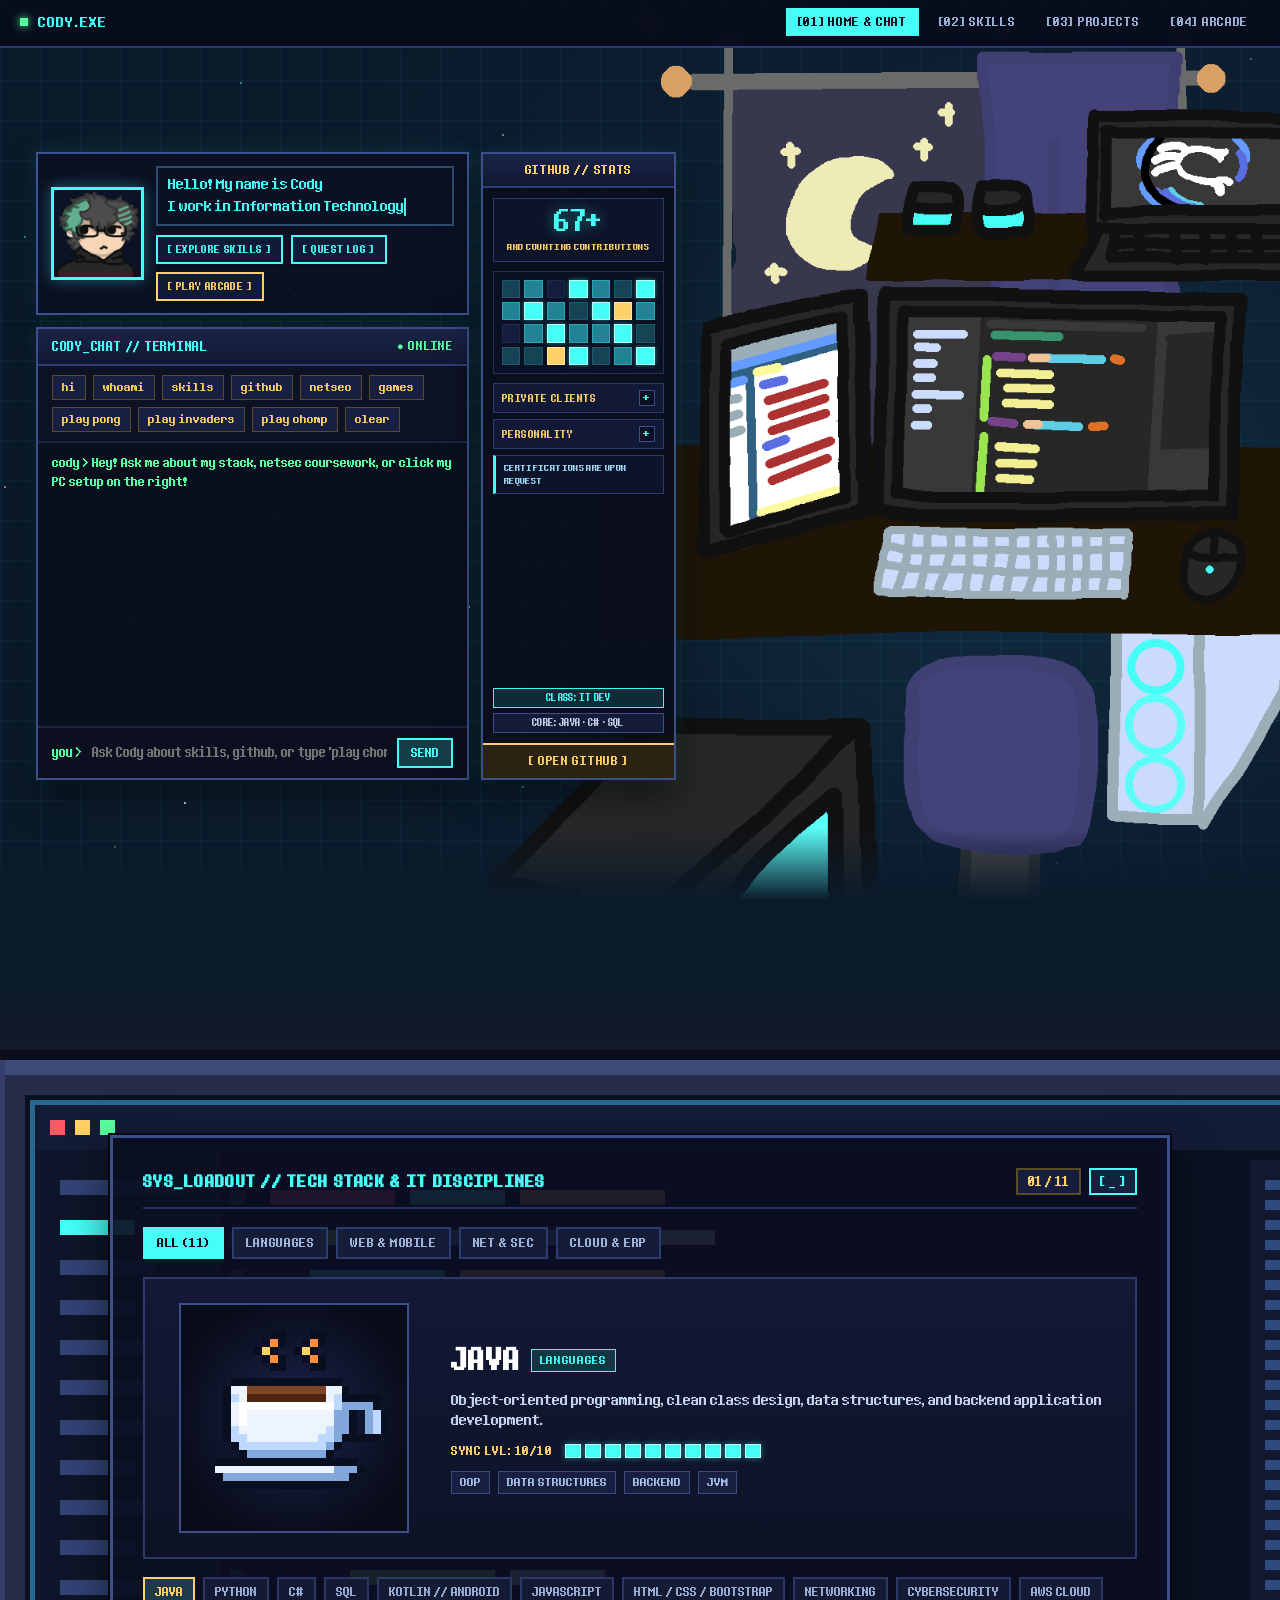
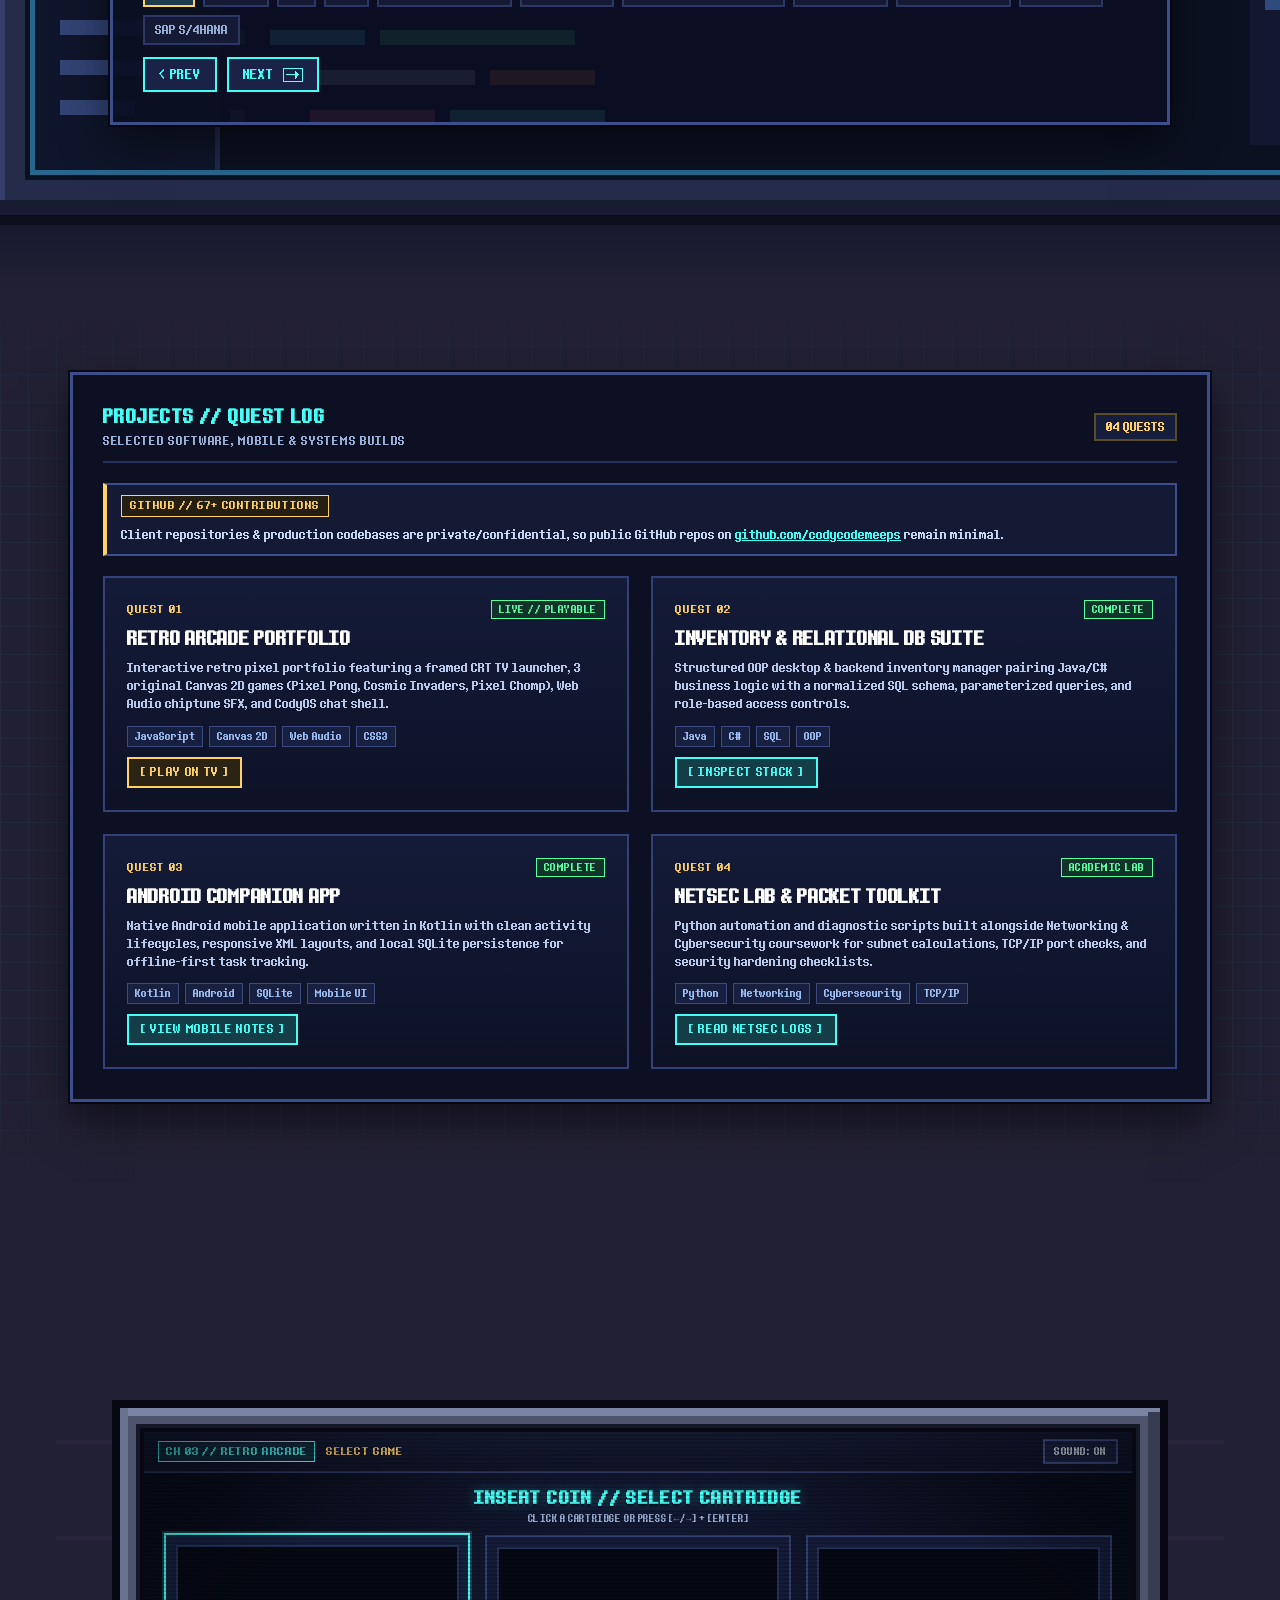
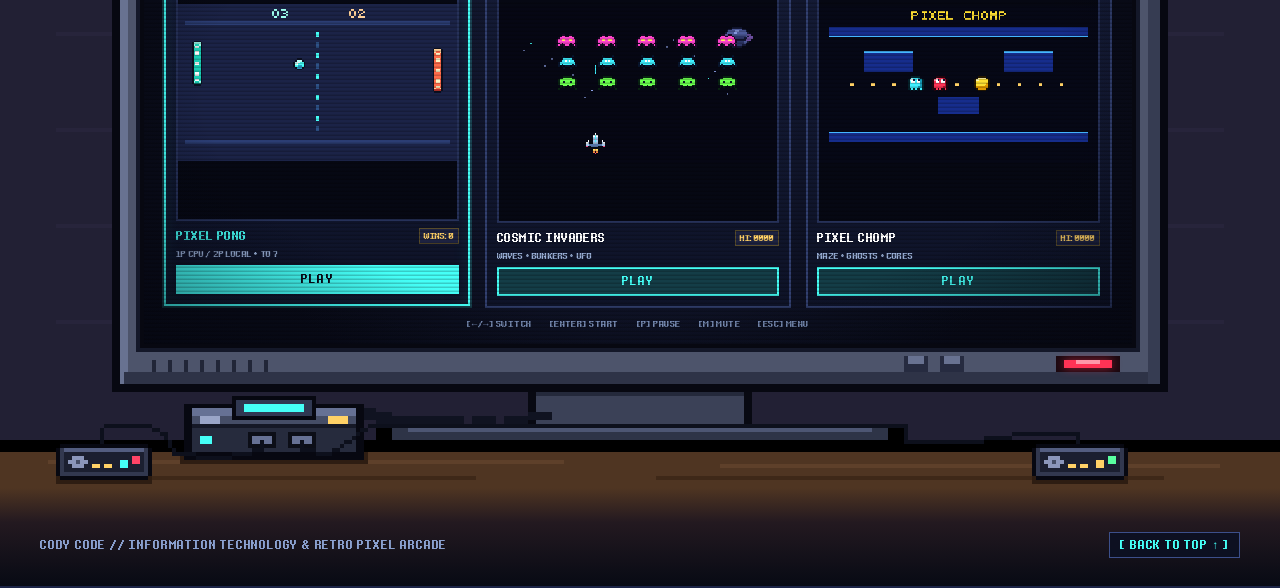
<file: index.html>
<!DOCTYPE html><html lang="en"><head><meta charset="UTF-8"><meta name="viewport" content="width=device-width, initial-scale=1.0"><meta name="robots" content="noindex, nofollow"><meta name="referrer" content="no-referrer"><meta http-equiv="Content-Security-Policy" content="default-src 'self'; script-src 'self'; style-src 'self' 'unsafe-inline'; img-src 'self' data:; font-src 'self'; connect-src 'none'; object-src 'none'; base-uri 'self';"><link rel="icon" type="image/png" href="icon.png"><title>Cody Code // Retro Pixel Portfolio &amp; Arcade</title><link rel="stylesheet" href="styles.min.css"></head><body><header class="retro-nav" aria-label="Primary Navigation"><div class="retro-nav-inner"><a href="#home-section" class="retro-nav-brand" data-scroll-target="home-section"><span class="retro-nav-dot" aria-hidden="true"></span><span>CODY.EXE</span></a><nav class="retro-nav-links"><a href="#home-section" class="retro-nav-link is-active" data-nav="home-section" data-scroll-target="home-section">[01] HOME &amp; CHAT</a><a href="#skills-section" class="retro-nav-link" data-nav="skills-section" data-scroll-target="skills-section">[02] SKILLS</a><a href="#projects-section" class="retro-nav-link" data-nav="projects-section" data-scroll-target="projects-section">[03] PROJECTS</a><a href="#arcade-section" class="retro-nav-link" data-nav="arcade-section" data-scroll-target="arcade-section">[04] ARCADE</a></nav></div><div class="retro-nav-progress" id="nav-progress" aria-hidden="true"></div></header><section class="top" id="home-section" aria-label="Home and Interactive Cody Chat"><canvas id="hero-starfield" class="hero-starfield" aria-hidden="true"></canvas><div class="pc-setup-stage" id="pc-setup-stage"><div class="pc-setup-mobile-bar" aria-hidden="true"><span>CODY_RIG // DESK SETUP</span><span class="pc-setup-mobile-hint">TAP MONITOR &bull; LAPTOP &bull; PC</span></div><div class="pc-setup-canvas"><img src="background1 transparent- Copy.png" class="pc-setup-img" alt="Cody Desk PC Setup"><div class="pc-tower-glow" id="pc-tower-glow" aria-hidden="true"></div><button type="button" class="pc-hotspot hotspot-monitor" id="hotspot-monitor" aria-label="Inspect Skills"><span class="hotspot-tooltip">[ INSPECT SKILLS ]</span></button><button type="button" class="pc-hotspot hotspot-laptop" id="hotspot-laptop" aria-label="View Networking and Cybersecurity Logs"><span class="hotspot-tooltip">[ NET &amp; SEC LOGS ]</span></button><button type="button" class="pc-hotspot hotspot-tower" id="hotspot-tower" aria-label="Overclock PC RGB Lighting"><span class="hotspot-tooltip">[ OVERCLOCK RGB ]</span></button></div></div><div class="hero-stage"><div class="hero-left"><div class="hero-main-col"><div class="hero-profile-card"><div class="cody-avatar-frame"><img src="icon.png" class="cody-avatar-img" alt="Cody Character Avatar"></div><div class="hero-intro-col"><div class="hero-dialogue-box"><div class="introtext"><span>Hello! My name is Cody</span><span>I work in Information Technology</span></div></div><div class="hero-cta-row"><a href="#skills-section" class="pixel-cta" data-scroll-target="skills-section">[ EXPLORE SKILLS ]</a><a href="#projects-section" class="pixel-cta" data-scroll-target="projects-section">[ QUEST LOG ]</a><a href="#arcade-section" class="pixel-cta pixel-cta-gold" data-scroll-target="arcade-section">[ PLAY ARCADE ]</a></div></div></div><div class="hero-chat-window" aria-label="Cody Interactive Chat Terminal"><div class="terminal-titlebar"><span>CODY_CHAT // TERMINAL</span><span class="terminal-status">&#9679; ONLINE</span></div><div class="terminal-chips" id="terminal-chips"><button type="button" class="term-chip" data-cmd="hi">hi</button><button type="button" class="term-chip" data-cmd="whoami">whoami</button><button type="button" class="term-chip" data-cmd="skills">skills</button><button type="button" class="term-chip" data-cmd="github">github</button><button type="button" class="term-chip" data-cmd="netsec">netsec</button><button type="button" class="term-chip" data-cmd="games">games</button><button type="button" class="term-chip" data-cmd="play pong">play pong</button><button type="button" class="term-chip" data-cmd="play invaders">play invaders</button><button type="button" class="term-chip" data-cmd="play chomp">play chomp</button><button type="button" class="term-chip" data-cmd="clear">clear</button></div><div class="terminal-log" id="terminal-log" aria-live="polite"></div><form class="terminal-input-row" id="terminal-form"><label for="terminal-input" class="terminal-prompt">you &gt;</label><input type="text" id="terminal-input" class="terminal-input" placeholder="Ask Cody about skills, github, or type 'play chomp'..." autocomplete="off" spellcheck="false"><button type="submit" class="terminal-run-btn">SEND</button></form></div></div><aside class="hero-github-card" aria-label="GitHub Stats and Private Client Contributions"><div class="gh-card-header"><span>GITHUB // STATS</span></div><div class="gh-card-body"><div class="gh-stat-block"><div class="gh-stat-num">67+</div><div class="gh-stat-sub">AND COUNTING CONTRIBUTIONS</div></div><div class="gh-heatmap" id="github-heatmap" aria-hidden="true"></div><div class="gh-info-stack"><div class="gh-accordion-item"><button type="button" class="gh-accordion-btn" aria-expanded="false" aria-controls="gh-panel-clients"><span>PRIVATE CLIENTS</span><span class="gh-acc-indicator" aria-hidden="true">+</span></button><div class="gh-accordion-panel" id="gh-panel-clients"><p class="gh-note-copy">Respects confidentiality &mdash; most contributions are in private, real-client codebases, so public GitHub repos stay minimal.</p></div></div><div class="gh-accordion-item"><button type="button" class="gh-accordion-btn" aria-expanded="false" aria-controls="gh-panel-personality"><span>PERSONALITY</span><span class="gh-acc-indicator" aria-hidden="true">+</span></button><div class="gh-accordion-panel" id="gh-panel-personality"><p class="gh-note-copy">INFJ &amp; problem-solver minded. Very attentive to client needs, a careful listener, and a visionary who likes to act on their ideas.</p></div></div><div class="gh-static-row">CERTIFICATIONS ARE UPON REQUEST</div></div><div class="gh-meta-pills"><span class="status-pill status-pill-cyan">CLASS: IT DEV</span><span class="status-pill">CORE: JAVA &middot; C# &middot; SQL</span></div></div><a href="https://github.com/codycodemeeps" target="_blank" rel="noopener noreferrer" class="gh-open-btn" id="link-github">[ OPEN GITHUB ]</a></aside></div></div></section><div class="bottom" aria-hidden="true"></div><section class="back2" id="skills-section" aria-label="Technical Skills Loadout"><div class="skill-deck"><div class="skill-deck-header"><h2 class="skill-deck-kicker">SYS_LOADOUT // TECH STACK &amp; IT DISCIPLINES</h2><div class="skill-header-controls"><span class="skill-deck-counter" id="skill-counter">01 / 11</span><button type="button" class="skill-min-btn" id="skill-minimize-btn" aria-expanded="true" title="Minimize Tech Stack">[ _ ]</button></div></div><div class="skill-tabs" id="skill-tabs" role="tablist" aria-label="Skill Categories"><button type="button" class="skill-tab is-active" data-cat="all" role="tab" aria-selected="true">ALL (11)</button><button type="button" class="skill-tab" data-cat="languages" role="tab" aria-selected="false">LANGUAGES</button><button type="button" class="skill-tab" data-cat="web-mobile" role="tab" aria-selected="false">WEB &amp; MOBILE</button><button type="button" class="skill-tab" data-cat="net-sec" role="tab" aria-selected="false">NET &amp; SEC</button><button type="button" class="skill-tab" data-cat="cloud" role="tab" aria-selected="false">CLOUD &amp; ERP</button></div><div class="skill-showcase"><div class="skill-visual-slot"><canvas class="skill-pixel-canvas" id="skill-pixel-canvas" width="192" height="192" aria-label="Pixel Skill Icon"></canvas></div><div class="skill-details"><div class="skill-title-row"><h3 class="skill-name" id="skill-name">JAVA</h3><span class="skill-cat-badge" id="skill-cat-badge">LANGUAGES</span></div><p class="skill-desc" id="skill-desc">Object-oriented programming, data structures, and backend application development.</p><div class="skill-meter-row"><span class="skill-meter-label" id="skill-meter-label">SYNC LVL: 10/10</span><div class="skill-meter-blocks" id="skill-meter-blocks" aria-hidden="true"></div></div><div class="skill-tags" id="skill-tags"></div></div></div><div class="skill-controls"><div class="skill-pill-grid" id="skill-pill-grid"></div><div class="skill-nav-btns"><button type="button" class="skill-nav-btn" id="prev-btn">&lt; PREV</button><button type="button" class="skill-nav-btn" id="next-btn"><span>NEXT</span><img src="next button.png" class="next-icon-img" alt=""></button></div></div></div><button type="button" class="skill-restore-dock hidden" id="skill-restore-btn">[ + ] SYS_LOADOUT // OPEN TECH STACK (11)</button></section><section class="back-projects" id="projects-section" aria-label="Projects Quest Log"><div class="projects-deck"><div class="projects-header"><div><h2 class="projects-kicker">PROJECTS // QUEST LOG</h2><p class="projects-sub">SELECTED SOFTWARE, MOBILE &amp; SYSTEMS BUILDS</p></div><span class="projects-count-badge">04 QUESTS</span></div><div class="projects-note" role="note"><span class="projects-note-tag">GITHUB // 67+ CONTRIBUTIONS</span><span>Client repositories &amp; production codebases are private/confidential, so public GitHub repos on <a href="https://github.com/codycodemeeps" target="_blank" rel="noopener noreferrer">github.com/codycodemeeps</a> remain minimal.</span></div><div class="projects-grid" id="projects-grid"></div></div></section><section class="back3" id="arcade-section" aria-label="Retro TV Mini-Game Arcade"><div class="tv-room"><div class="tv-stage"><div class="tv-screen" id="tv-screen" tabindex="0"><div class="tv-topbar"><div class="tv-topbar-left"><span class="tv-channel-badge">CH 03 // RETRO ARCADE</span><span class="tv-status-label" id="tv-status-label">SELECT GAME</span></div><div class="tv-topbar-actions"><button type="button" class="tv-btn hidden" id="tv-pad-btn" aria-pressed="false">PAD</button><button type="button" class="tv-btn" id="tv-mute-btn" aria-pressed="false">SOUND: ON</button><button type="button" class="tv-btn hidden" id="tv-pause-btn">PAUSE</button><button type="button" class="tv-btn tv-btn-accent hidden" id="tv-menu-btn">MENU [ESC]</button></div></div><div class="tv-body"><div class="tv-launcher" id="tv-launcher"><div class="tv-launcher-header"><h2 class="tv-launcher-title">INSERT COIN // SELECT CARTRIDGE</h2><p class="tv-launcher-sub">CLICK A CARTRIDGE OR PRESS [&#8592;/&#8594;] + [ENTER]</p></div><div class="tv-card-grid" id="tv-card-grid"><div class="game-card is-selected" data-game="pong" tabindex="0" role="button" aria-label="Play Pixel Pong"><div class="game-card-preview-wrap"><canvas class="game-card-preview" id="preview-pong" width="160" height="90"></canvas></div><div class="game-card-info"><div class="game-card-title-row"><span class="game-card-title">PIXEL PONG</span><span class="game-card-stat" id="pong-stat-badge">WINS: 0</span></div><p class="game-card-desc">1P CPU / 2P LOCAL &bull; TO 7</p><button type="button" class="game-play-btn" data-launch="pong">PLAY</button></div></div><div class="game-card" data-game="invaders" tabindex="0" role="button" aria-label="Play Cosmic Invaders"><div class="game-card-preview-wrap"><canvas class="game-card-preview" id="preview-invaders" width="160" height="90"></canvas></div><div class="game-card-info"><div class="game-card-title-row"><span class="game-card-title">COSMIC INVADERS</span><span class="game-card-stat" id="invaders-stat-badge">HI: 0000</span></div><p class="game-card-desc">WAVES &bull; BUNKERS &bull; UFO</p><button type="button" class="game-play-btn" data-launch="invaders">PLAY</button></div></div><div class="game-card" data-game="pacman" tabindex="0" role="button" aria-label="Play Pixel Chomp"><div class="game-card-preview-wrap"><canvas class="game-card-preview" id="preview-pacman" width="160" height="90"></canvas></div><div class="game-card-info"><div class="game-card-title-row"><span class="game-card-title">PIXEL CHOMP</span><span class="game-card-stat" id="pacman-stat-badge">HI: 0000</span></div><p class="game-card-desc">MAZE &bull; GHOSTS &bull; CORES</p><button type="button" class="game-play-btn" data-launch="pacman">PLAY</button></div></div></div><div class="tv-launcher-footer"><span>[&#8592;/&#8594;] SWITCH</span><span>[ENTER] START</span><span>[P] PAUSE</span><span>[M] MUTE</span><span>[ESC] MENU</span></div></div><div class="tv-game-view hidden" id="tv-game-view"><canvas id="tv-game-canvas" width="320" height="180"></canvas><div class="tv-touch-pad" id="tv-touch-pad" aria-label="Touch Gamepad Controls"><div class="touch-dpad"><button type="button" class="touch-btn touch-up" data-key="ArrowUp" aria-label="Up">&#9650;</button><button type="button" class="touch-btn touch-left" data-key="ArrowLeft" aria-label="Left">&#9664;</button><button type="button" class="touch-btn touch-right" data-key="ArrowRight" aria-label="Right">&#9654;</button><button type="button" class="touch-btn touch-down" data-key="ArrowDown" aria-label="Down">&#9660;</button></div><button type="button" class="touch-btn touch-action-btn" data-key="Space" aria-label="Fire or Action">FIRE / ACT</button></div><div class="tv-game-overlay hidden" id="tv-game-overlay"><div class="tv-overlay-box"><h3 class="tv-overlay-title" id="tv-overlay-title">PAUSED</h3><p class="tv-overlay-subtitle" id="tv-overlay-subtitle"></p><div class="tv-overlay-actions" id="tv-overlay-actions"></div></div></div></div></div><div class="tv-crt-beam" id="tv-crt-beam" aria-hidden="true"></div><button type="button" class="tv-standby-layer hidden" id="tv-standby-layer" aria-label="Power TV Back On"><span class="tv-standby-led">STANDBY</span><span class="tv-standby-hint">TV OFF // PRESS RED POWER BUTTON</span></button><div class="tv-crt-overlay" aria-hidden="true"></div></div><img src="assets_pixel/background3_pixel.png" class="tv-frame" alt="Retro Pixel CRT TV Frame"><button type="button" id="tv-power-btn" class="tv-power-hotspot" aria-pressed="true" aria-label="Toggle TV Power" title="Power TV Off / On"><span class="tv-power-tooltip">POWER</span></button></div></div><div class="mobile-arcade-wrap"><div class="mobile-arcade-deck" id="mobile-arcade-deck" aria-label="Mobile Retro Gamepad Controller"><div class="mobile-deck-bar"><span class="mobile-deck-title">RETRO CONTROLLER // TOUCH PAD</span><div class="mobile-deck-sys"><button type="button" class="mobile-sys-btn" id="mobile-pause-btn" disabled>PAUSE</button><button type="button" class="mobile-sys-btn mobile-sys-accent" id="mobile-menu-btn" disabled>MENU</button></div></div><div class="mobile-deck-controls"><div class="mobile-dpad" role="group" aria-label="Directional Pad"><button type="button" class="touch-btn mobile-dpad-btn touch-up" data-key="ArrowUp" aria-label="Up">&#9650;</button><button type="button" class="touch-btn mobile-dpad-btn touch-left" data-key="ArrowLeft" aria-label="Left">&#9664;</button><span class="mobile-dpad-center" aria-hidden="true"></span><button type="button" class="touch-btn mobile-dpad-btn touch-right" data-key="ArrowRight" aria-label="Right">&#9654;</button><button type="button" class="touch-btn mobile-dpad-btn touch-down" data-key="ArrowDown" aria-label="Down">&#9660;</button></div><div class="mobile-action-cluster"><button type="button" class="touch-btn mobile-act-btn" data-key="Space" aria-label="Fire or Action">FIRE / ACT</button><span class="mobile-deck-hint" id="mobile-deck-hint">SELECT CARTRIDGE ABOVE</span></div></div></div></div><button type="button" class="skill-restore-dock hidden" id="skill-restore-btn">[ + ] SYS_LOADOUT // OPEN TECH STACK (11)</button></section><footer class="retro-footer-section"><div class="retro-footer-inner"><span>CODY CODE // INFORMATION TECHNOLOGY &amp; RETRO PIXEL ARCADE</span><a href="#home-section" class="footer-top-link" data-scroll-target="home-section">[ BACK TO TOP &#8593; ]</a></div></footer><script src="app.min.js"></script></body></html>
</file>
<file: styles.min.css>
body{margin:0;background-color:#0b1a2b;color:#e8f4ff;font-family:"MyCustomFont","Courier New",monospace;overflow-x:hidden}@font-face{font-family:"MyCustomFont";src:url("determination.ttf") format("truetype")}.retro-nav{position:fixed;top:0;left:0;right:0;z-index:100;background:rgba(9,13,28,0.92);border-bottom:2px solid #2b3a70;backdrop-filter:blur(4px);font-family:"MyCustomFont","Courier New",monospace}.retro-nav-inner{max-width:1440px;margin:0 auto;padding:8px 20px;display:flex;align-items:center;justify-content:space-between;gap:12px}.retro-nav-brand{display:flex;align-items:center;gap:10px;text-decoration:none;color:#45fff7;font-size:clamp(13px,1.1vw,18px);letter-spacing:0.08em}.retro-nav-dot{width:8px;height:8px;background:#59ffa0;box-shadow:0 0 8px #59ffa0;display:inline-block}.retro-nav-links{display:flex;align-items:center;flex-wrap:wrap;gap:8px}.retro-nav-link{text-decoration:none;color:#9cb2d9;font-size:clamp(10px,0.9vw,14px);padding:4px 10px;border:2px solid transparent;letter-spacing:0.06em;transition:color 0.14s,border-color 0.14s,background-color 0.14s}.retro-nav-link:hover,.retro-nav-link:focus-visible{color:#45fff7;border-color:#32497a;outline:none}.retro-nav-link.is-active{color:#090b18;background:#45fff7;border-color:#45fff7}.retro-nav-progress{height:2px;width:0%;background:linear-gradient(to right,#45fff7,#ffd166);box-shadow:0 0 8px rgba(69,255,247,0.6);transition:width 0.08s linear}.top{min-height:100vh;position:relative;display:flex;align-items:center;padding:68px clamp(16px,2.8vw,40px) 36px;box-sizing:border-box;overflow:hidden;background-color:#0b1a2b;background-image:radial-gradient( circle at 78% 52%,rgba(32,86,114,0.34) 0%,rgba(18,48,72,0.18) 38%,rgba(11,26,43,0) 68% )}.top::after{content:"";position:absolute;left:0;right:0;bottom:0;height:8%;z-index:2;pointer-events:none;background:linear-gradient( to bottom,rgba(11,26,43,0) 0%,#0b1a2b 100% )}.hero-starfield{position:absolute;inset:0;width:100%;height:100%;z-index:0;pointer-events:none;image-rendering:pixelated}.pc-setup-stage{position:absolute;right:0;bottom:0;height:calc(100% - 46px);aspect-ratio:16 / 9;z-index:1}.pc-setup-mobile-bar{display:none}.pc-setup-canvas{position:relative;width:100%;height:100%}.pc-setup-img{width:100%;height:100%;display:block;object-fit:fill;pointer-events:none;user-select:none}.pc-tower-glow{position:absolute;left:89.2%;top:68.8%;width:10.4%;height:21.2%;pointer-events:none;opacity:0;transition:opacity 0.25s,box-shadow 0.25s,background-color 0.25s;mix-blend-mode:screen}.pc-tower-glow.is-rgb-cyan{opacity:1;background:radial-gradient(circle at 42% 52%,rgba(69,255,247,0.42),rgba(69,255,247,0) 75%);box-shadow:0 0 28px rgba(69,255,247,0.55)}.pc-tower-glow.is-rgb-magenta{opacity:1;background:radial-gradient(circle at 42% 52%,rgba(255,77,196,0.45),rgba(255,77,196,0) 75%);box-shadow:0 0 28px rgba(255,77,196,0.55)}.pc-tower-glow.is-rgb-gold{opacity:1;background:radial-gradient(circle at 42% 52%,rgba(255,209,102,0.45),rgba(255,209,102,0) 75%);box-shadow:0 0 28px rgba(255,209,102,0.55)}.pc-hotspot{position:absolute;z-index:4;background:transparent;border:2px solid transparent;padding:0;cursor:pointer;outline:none;transition:border-color 0.16s,box-shadow 0.16s,background-color 0.16s}.hotspot-monitor{left:73.2%;top:27.8%;width:24.8%;height:28.8%}.hotspot-laptop{left:85.8%;top:7.4%;width:13.8%;height:21.3%}.hotspot-tower{left:89.2%;top:68.8%;width:10.4%;height:21.2%}.pc-hotspot:hover,.pc-hotspot:focus-visible{border-color:rgba(69,255,247,0.85);background:rgba(69,255,247,0.08);box-shadow:0 0 16px rgba(69,255,247,0.35),inset 0 0 12px rgba(69,255,247,0.15)}.hotspot-tooltip{position:absolute;left:50%;top:-10px;transform:translate(-50%,-100%);padding:4px 8px;background:#0b1124;border:2px solid #45fff7;color:#45fff7;font-family:"MyCustomFont","Courier New",monospace;font-size:clamp(9px,0.8vw,12px);white-space:nowrap;letter-spacing:0.05em;opacity:0;pointer-events:none;box-shadow:0 4px 12px rgba(0,0,0,0.65);transition:opacity 0.14s,transform 0.14s}.hotspot-laptop .hotspot-tooltip{top:auto;bottom:-10px;transform:translate(-50%,100%)}.pc-hotspot:hover .hotspot-tooltip,.pc-hotspot:focus-visible .hotspot-tooltip{opacity:1}.hero-stage{width:100%;max-width:1680px;margin:0 auto;display:grid;grid-template-columns:minmax(340px,min(707px,50vw)) 1fr;align-items:center;gap:24px;position:relative;z-index:3;pointer-events:none}.hero-left{width:100%;display:grid;grid-template-columns:minmax(320px,500px) 195px;gap:12px;align-items:stretch;min-width:0;pointer-events:auto}.hero-main-col{display:flex;flex-direction:column;gap:12px;min-width:0}.hero-profile-card{display:flex;align-items:center;gap:12px;background:rgba(11,16,35,0.92);border:2px solid #3c5494;box-shadow:0 12px 28px rgba(0,0,0,0.48),0 0 18px rgba(69,255,247,0.14);padding:12px 13px}.cody-avatar-frame{width:clamp(82px,6.8vw,104px);height:clamp(82px,6.8vw,104px);flex-shrink:0;border:3px solid #45fff7;background:#0b1326;box-shadow:0 0 14px rgba(69,255,247,0.35);overflow:hidden}.cody-avatar-img{width:100%;height:100%;display:block;object-fit:cover;image-rendering:auto}.hero-intro-col{flex:1;min-width:0;display:flex;flex-direction:column;gap:9px}.hero-dialogue-box{background:#0b1124;border:2px solid #2b4e70;padding:8px 10px}.introtext{font-family:"MyCustomFont","Courier New",monospace;color:#45fff7;font-size:clamp(12px,1.04vw,16px);line-height:1.35;display:flex;flex-direction:column;align-items:flex-start;gap:4px}.introtext span{display:inline-block;width:auto;max-width:0;white-space:nowrap;overflow:hidden;border-right:2px solid #45fff7}.introtext span:nth-child(1){animation:typing1 1.6s steps(22) forwards,blink1 0.7s step-end 3 forwards}.introtext span:nth-child(2){animation:typing2 1.85s steps(32) forwards,blink2 0.7s step-end infinite;animation-delay:1.75s}@keyframes typing1{from{max-width:0}to{max-width:24ch}}@keyframes typing2{from{max-width:0}to{max-width:34ch}}@keyframes blink1{50%{border-color:transparent}100%{border-color:transparent}}@keyframes blink2{50%{border-color:transparent}}.hero-cta-row{display:flex;flex-wrap:wrap;gap:8px}.hero-github-card{background:rgba(10,14,28,0.93);border:2px solid #3c4f8a;box-shadow:0 14px 32px rgba(0,0,0,0.55),0 0 18px rgba(69,255,247,0.12);display:flex;flex-direction:column;justify-content:space-between}.gh-card-header{padding:8px 12px;background:linear-gradient(to bottom,#1a2347,#121833);border-bottom:2px solid #2e3d73;font-size:clamp(11px,0.92vw,14px);color:#ffd166;letter-spacing:0.06em;text-align:center}.gh-card-body{padding:10px 10px;display:flex;flex-direction:column;gap:9px;flex:1;min-height:0;overflow-y:auto}.gh-stat-block{text-align:center;padding:8px 6px;background:#0d1328;border:1px solid #2b3a70}.gh-stat-num{font-size:clamp(26px,2.2vw,34px);color:#45fff7;text-shadow:0 0 14px rgba(69,255,247,0.45);line-height:1.05}.gh-stat-sub{margin-top:4px;font-size:clamp(8px,0.72vw,10px);color:#ffd166;letter-spacing:0.05em;line-height:1.3}.gh-heatmap{display:grid;grid-template-columns:repeat(7,minmax(0,1fr));gap:4px;padding:8px;background:#0b1022;border:1px solid #23305e;box-sizing:border-box}.gh-cell{box-sizing:border-box;aspect-ratio:1 / 1;width:100%;background:#141d3b;border:1px solid #1d2952}.gh-cell.lvl-1{background:#164454;border-color:#1c586b}.gh-cell.lvl-2{background:#218394;border-color:#2aa4b8}.gh-cell.lvl-3{background:#45fff7;border-color:#b8fff9;box-shadow:0 0 5px rgba(69,255,247,0.45)}.gh-cell.lvl-4{background:#ffd166;border-color:#ffe8a3}.gh-info-stack{display:flex;flex-direction:column;gap:6px}.gh-accordion-item{background:#0d1328;border:1px solid #2b3a70;transition:border-color 0.12s}.gh-accordion-item.is-open{border-color:#ffd166}.gh-accordion-btn{width:100%;display:flex;align-items:center;justify-content:space-between;gap:6px;padding:6px 8px;background:#121936;border:none;color:#ffd166;font-family:"MyCustomFont","Courier New",monospace;font-size:clamp(9px,0.78vw,11px);letter-spacing:0.05em;cursor:pointer;text-align:left;transition:background-color 0.12s,color 0.12s}.gh-accordion-btn:hover,.gh-accordion-btn:focus-visible{background:#1a244d;color:#45fff7;outline:none}.gh-acc-indicator{display:inline-flex;align-items:center;justify-content:center;width:14px;height:14px;font-size:11px;line-height:1;border:1px solid #3c4f8a;background:#0b1022;color:#45fff7;flex-shrink:0}.gh-accordion-item.is-open .gh-acc-indicator{border-color:#ffd166;color:#ffd166}.gh-accordion-panel{display:grid;grid-template-rows:0fr;transition:grid-template-rows 0.18s ease-out}.gh-accordion-item.is-open .gh-accordion-panel{grid-template-rows:1fr}.gh-note-copy{margin:0;overflow:hidden;padding:0 8px;font-size:clamp(9px,0.74vw,11px);color:#b7c8eb;line-height:1.4;transition:padding 0.18s ease-out}.gh-accordion-item.is-open .gh-note-copy{padding:6px 8px 7px;border-top:1px solid #222e59}.gh-static-row{padding:6px 8px;background:#0d1328;border:1px solid #2b3a70;border-left:3px solid #45fff7;font-size:clamp(8px,0.72vw,10px);color:#9ed8f5;letter-spacing:0.04em;line-height:1.35}.gh-meta-pills{display:flex;flex-direction:column;gap:5px;margin-top:auto}.status-pill{font-size:clamp(8px,0.74vw,11px);padding:3px 7px;background:#141b36;border:1px solid #3c4f8a;color:#c2d2f0;letter-spacing:0.04em;text-align:center}.status-pill-cyan{border-color:#45fff7;color:#45fff7;background:#112a38}.gh-open-btn{display:block;text-align:center;text-decoration:none;font-family:"MyCustomFont","Courier New",monospace;font-size:clamp(10px,0.88vw,13px);padding:9px 10px;background:#2b2414;color:#ffd166;border-top:2px solid #ffd166;letter-spacing:0.06em;transition:background-color 0.12s,color 0.12s}.gh-open-btn:hover,.gh-open-btn:focus-visible{background:#ffd166;color:#090b18;outline:none}.pixel-cta{display:inline-block;text-decoration:none;font-family:"MyCustomFont","Courier New",monospace;font-size:clamp(10px,0.82vw,13px);padding:6px 10px;background:#101b38;color:#45fff7;border:2px solid #45fff7;box-shadow:0 3px 0 #070d1c;letter-spacing:0.04em;transition:transform 0.1s,background-color 0.14s,color 0.14s}.pixel-cta:hover,.pixel-cta:focus-visible{background:#45fff7;color:#090b18;transform:translateY(-2px);outline:none}.pixel-cta-gold{color:#ffd166;border-color:#ffd166}.pixel-cta-gold:hover,.pixel-cta-gold:focus-visible{background:#ffd166;color:#090b18}.hero-chat-window{flex:1;background:rgba(10,14,28,0.93);border:2px solid #3c4f8a;box-shadow:0 14px 32px rgba(0,0,0,0.55),0 0 18px rgba(69,255,247,0.12);display:flex;flex-direction:column}.terminal-titlebar{display:flex;align-items:center;justify-content:space-between;padding:9px 14px;background:linear-gradient(to bottom,#1a2347,#121833);border-bottom:2px solid #2e3d73;font-size:clamp(12px,1vw,15px);color:#45fff7;letter-spacing:0.06em}.terminal-status{color:#59ffa0;font-size:clamp(11px,0.85vw,13px)}.terminal-chips{display:flex;flex-wrap:wrap;gap:7px;padding:9px 14px;border-bottom:2px solid #1b2447;background:#0d1224}.term-chip{font-family:"MyCustomFont","Courier New",monospace;font-size:clamp(10px,0.85vw,13px);padding:4px 9px;background:#172040;color:#ffd166;border:1px solid #594b28;cursor:pointer;transition:background-color 0.12s,color 0.12s,border-color 0.12s}.term-chip:hover,.term-chip:focus-visible{background:#ffd166;color:#090b18;border-color:#ffd166;outline:none}.terminal-log{padding:11px 14px;min-height:245px;height:clamp(245px,29vh,315px);max-height:315px;overflow-y:auto;font-size:clamp(12px,0.98vw,15px);line-height:1.5;color:#c8d9f5;display:flex;flex-direction:column;gap:6px}.term-line{white-space:pre-wrap;word-break:break-word}.term-line.is-cmd{color:#45fff7}.term-line.is-accent{color:#ffd166}.term-line.is-ok{color:#59ffa0}.term-line.is-err{color:#ff6b7a}.terminal-input-row{display:flex;align-items:center;gap:8px;padding:10px 14px;border-top:2px solid #1b2447;background:#0b0f1f}.terminal-prompt{color:#59ffa0;font-size:clamp(12px,1vw,15px);white-space:nowrap}.terminal-input{flex:1;min-width:0;background:transparent;border:none;color:#ffffff;font-family:"MyCustomFont","Courier New",monospace;font-size:clamp(12px,1vw,15px);outline:none}.terminal-run-btn{font-family:"MyCustomFont","Courier New",monospace;font-size:clamp(11px,0.9vw,14px);padding:5px 12px;background:#143d47;color:#45fff7;border:2px solid #45fff7;cursor:pointer}.terminal-run-btn:hover{background:#45fff7;color:#090b18}.bottom{height:10vh;background-color:#0b1a2b;background-image:url("bottom-image.png");background-size:cover;background-position:center;background-repeat:no-repeat}.back2{position:relative;min-height:100vh;padding:84px 24px 104px;box-sizing:border-box;display:flex;align-items:center;justify-content:center;background-image:linear-gradient( to bottom,#0b1a2b 0%,rgba(11,26,43,0) 6.5%,rgba(34,32,52,0) 93.5%,#222034 100% ),url("assets_pixel/background2_pixel.png");background-size:cover;background-position:center;background-repeat:no-repeat;image-rendering:pixelated}.skill-deck{width:min(1060px,100%);background:rgba(11,15,34,0.92);border:3px solid #3c4f8a;box-shadow:0 18px 42px rgba(0,0,0,0.55),0 0 0 2px #090b18;padding:clamp(16px,2.4vw,30px);box-sizing:border-box;display:flex;flex-direction:column;gap:18px;position:relative}.skill-deck-header{display:flex;align-items:center;justify-content:space-between;flex-wrap:wrap;gap:10px;padding-bottom:12px;border-bottom:2px solid #26325c}.skill-deck-kicker{margin:0;font-size:clamp(12px,1.25vw,19px);color:#45fff7;letter-spacing:0.08em}.skill-header-controls{display:flex;align-items:center;gap:8px}.skill-deck-counter{font-size:clamp(11px,1vw,15px);color:#ffd166;background:#171e3d;border:2px solid #594b28;padding:3px 10px}.skill-min-btn{font-family:"MyCustomFont","Courier New",monospace;font-size:clamp(11px,1vw,14px);padding:3px 9px;background:#14223d;color:#45fff7;border:2px solid #45fff7;cursor:pointer;letter-spacing:0.04em;transition:background-color 0.12s,color 0.12s,transform 0.08s}.skill-min-btn:hover,.skill-min-btn:focus-visible{background:#45fff7;color:#090b18;outline:none}@keyframes skillDeckRestore{0%{opacity:0;transform:translateY(18px) scale(0.96)}100%{opacity:1;transform:translateY(0) scale(1)}}@keyframes skillDockSlideUp{0%{opacity:0;transform:translate(-50%,14px)}100%{opacity:1;transform:translate(-50%,0)}}.skill-deck.is-minimized{display:none}.skill-deck.is-restoring{animation:skillDeckRestore 0.24s cubic-bezier(0.16,1,0.3,1)}.skill-restore-dock{position:absolute;bottom:26px;left:50%;transform:translateX(-50%);z-index:5;font-family:"MyCustomFont","Courier New",monospace;font-size:clamp(10px,0.95vw,14px);padding:10px 18px;background:rgba(11,15,34,0.94);color:#45fff7;border:2px solid #45fff7;box-shadow:0 8px 24px rgba(0,0,0,0.65),0 0 14px rgba(69,255,247,0.22);cursor:pointer;letter-spacing:0.06em;white-space:nowrap;max-width:calc(100% - 28px);overflow:hidden;text-overflow:ellipsis;animation:skillDockSlideUp 0.2s ease-out;transition:background-color 0.12s,color 0.12s}.skill-restore-dock:hover,.skill-restore-dock:focus-visible{background:#45fff7;color:#090b18;outline:none}.skill-tabs{display:flex;flex-wrap:wrap;gap:8px}.skill-tab{font-family:"MyCustomFont","Courier New",monospace;font-size:clamp(10px,0.95vw,14px);padding:6px 12px;background:#151c38;color:#9cb2d9;border:2px solid #2d3c6e;cursor:pointer;letter-spacing:0.05em;transition:background-color 0.12s,border-color 0.12s,color 0.12s}.skill-tab:hover,.skill-tab:focus-visible{border-color:#45fff7;color:#45fff7;outline:none}.skill-tab.is-active{background:#45fff7;border-color:#45fff7;color:#090b18}.skill-showcase{display:grid;grid-template-columns:minmax(180px,250px) 1fr;gap:clamp(16px,2.5vw,32px);align-items:center;background:linear-gradient(to bottom,#131936,#0d1226);border:2px solid #2c3a6b;padding:clamp(14px,2vw,24px)}.skill-visual-slot{position:relative;aspect-ratio:1 / 1;width:100%;max-width:230px;margin:0 auto;background:radial-gradient(circle at center,#1b254f 0%,#090c1a 75%);border:2px solid #3c4f8a;display:flex;align-items:center;justify-content:center;padding:18px;box-sizing:border-box}.skill-pixel-canvas{width:100%;height:100%;image-rendering:pixelated;image-rendering:crisp-edges;display:block}.skill-details{display:flex;flex-direction:column;gap:12px;min-width:0}.skill-title-row{display:flex;align-items:center;flex-wrap:wrap;gap:10px}.skill-name{margin:0;font-size:clamp(20px,2.2vw,32px);color:#ffffff;letter-spacing:0.05em}.skill-cat-badge{font-size:clamp(10px,0.85vw,13px);padding:3px 8px;background:#143642;border:1px solid #45fff7;color:#45fff7;letter-spacing:0.06em}.skill-desc{margin:0;font-size:clamp(12px,1.05vw,16px);color:#c2d2f0;line-height:1.5}.skill-meter-row{display:flex;align-items:center;gap:12px;flex-wrap:wrap}.skill-meter-label{font-size:clamp(10px,0.9vw,14px);color:#ffd166;letter-spacing:0.05em}.skill-meter-blocks{display:flex;gap:4px}.skill-block{width:14px;height:12px;background:#1b2345;border:1px solid #324070}.skill-block.is-filled{background:#45fff7;border-color:#b8fff9;box-shadow:0 0 6px rgba(69,255,247,0.45)}.skill-tags{display:flex;flex-wrap:wrap;gap:8px}.skill-tag{font-size:clamp(10px,0.85vw,13px);padding:3px 8px;background:#182042;border:1px solid #3b4b80;color:#a8c1eb}.skill-controls{display:flex;align-items:center;justify-content:space-between;flex-wrap:wrap;gap:12px}.skill-nav-btns{display:flex;align-items:center;gap:10px}.skill-nav-btn{font-family:"MyCustomFont","Courier New",monospace;font-size:clamp(11px,1vw,15px);padding:7px 14px;background:#1a2347;color:#45fff7;border:2px solid #45fff7;cursor:pointer;display:inline-flex;align-items:center;gap:8px;letter-spacing:0.06em;transition:background-color 0.12s,color 0.12s,transform 0.08s}.skill-nav-btn:hover,.skill-nav-btn:focus-visible{background:#45fff7;color:#090b18;outline:none}.next-icon-img{height:16px;width:auto;image-rendering:pixelated;display:inline-block}.skill-pill-grid{display:flex;flex-wrap:wrap;gap:8px}.skill-pill{font-family:"MyCustomFont","Courier New",monospace;font-size:clamp(10px,0.9vw,13px);padding:5px 10px;background:#141a33;color:#9ab0d6;border:2px solid #2b3866;cursor:pointer;transition:border-color 0.12s,color 0.12s,background-color 0.12s}.skill-pill:hover,.skill-pill:focus-visible{border-color:#45fff7;color:#ffffff;outline:none}.skill-pill.is-active{background:#1d394a;border-color:#ffd166;color:#ffd166}.back-projects{position:relative;padding:82px 24px 86px;box-sizing:border-box;display:flex;align-items:center;justify-content:center;background-color:#222034;background-image:linear-gradient(to bottom,#222034 0%,rgba(34,32,52,0) 14%,rgba(34,32,52,0) 86%,#222034 100%),linear-gradient(to right,rgba(69,255,247,0.04) 1px,transparent 1px),linear-gradient(to bottom,rgba(69,255,247,0.04) 1px,transparent 1px);background-size:100% 100%,28px 28px,28px 28px}.projects-deck{width:min(1140px,100%);background:rgba(11,15,34,0.92);border:3px solid #3c4f8a;box-shadow:0 18px 42px rgba(0,0,0,0.55),0 0 0 2px #090b18;padding:clamp(16px,2.4vw,30px);box-sizing:border-box;display:flex;flex-direction:column;gap:20px}.projects-header{display:flex;align-items:center;justify-content:space-between;flex-wrap:wrap;gap:12px;padding-bottom:12px;border-bottom:2px solid #26325c}.projects-kicker{margin:0;font-size:clamp(14px,1.4vw,22px);color:#45fff7;letter-spacing:0.08em}.projects-sub{margin:4px 0 0;font-size:clamp(10px,0.9vw,13px);color:#9cb2d9;letter-spacing:0.06em}.projects-count-badge{font-size:clamp(11px,0.95vw,14px);color:#ffd166;background:#171e3d;border:2px solid #594b28;padding:4px 10px}.projects-note{display:flex;align-items:center;flex-wrap:wrap;gap:10px;padding:10px 14px;background:#141a33;border:2px solid #3c4f8a;border-left:4px solid #ffd166;font-size:clamp(11px,0.92vw,14px);color:#c8d9f5;line-height:1.45}.projects-note-tag{font-size:clamp(10px,0.85vw,13px);padding:2px 8px;background:#241f12;border:1px solid #ffd166;color:#ffd166;letter-spacing:0.05em;white-space:nowrap}.projects-note a{color:#45fff7;text-decoration:underline}.projects-note a:hover{color:#ffd166}.projects-grid{display:grid;grid-template-columns:repeat(2,minmax(0,1fr));gap:clamp(12px,1.8vw,22px)}.quest-card{background:linear-gradient(to bottom,#141b38,#0d1226);border:2px solid #324278;padding:clamp(14px,1.8vw,22px);display:flex;flex-direction:column;justify-content:space-between;gap:12px;transition:border-color 0.14s,transform 0.14s,box-shadow 0.14s}.quest-card:hover{border-color:#45fff7;transform:translateY(-2px);box-shadow:0 0 18px rgba(69,255,247,0.16)}.quest-card-top{display:flex;flex-direction:column;gap:8px}.quest-meta-row{display:flex;align-items:center;justify-content:space-between;gap:8px}.quest-id{font-size:clamp(10px,0.85vw,13px);color:#ffd166;letter-spacing:0.08em}.quest-status{font-size:clamp(9px,0.78vw,12px);padding:2px 7px;background:#12332a;border:1px solid #59ffa0;color:#59ffa0;letter-spacing:0.05em}.quest-title{margin:0;font-size:clamp(15px,1.4vw,22px);color:#ffffff;letter-spacing:0.04em}.quest-desc{margin:0;font-size:clamp(11px,0.95vw,15px);color:#b7c8eb;line-height:1.5}.quest-card-bottom{display:flex;flex-direction:column;gap:10px}.quest-tags{display:flex;flex-wrap:wrap;gap:6px}.quest-tag{font-size:clamp(9px,0.8vw,12px);padding:3px 7px;background:#182042;border:1px solid #3b4b80;color:#9ec0f5}.quest-actions{display:flex;flex-wrap:wrap;gap:8px}.quest-btn{font-family:"MyCustomFont","Courier New",monospace;font-size:clamp(10px,0.88vw,13px);padding:6px 12px;background:#143d47;color:#45fff7;border:2px solid #45fff7;cursor:pointer;text-decoration:none;letter-spacing:0.06em;transition:background-color 0.12s,color 0.12s}.quest-btn:hover,.quest-btn:focus-visible{background:#45fff7;color:#090b18;outline:none}.quest-btn-gold{background:#2b2414;color:#ffd166;border-color:#ffd166}.quest-btn-gold:hover,.quest-btn-gold:focus-visible{background:#ffd166;color:#090b18}.retro-footer-section{padding:44px 24px 28px;background:linear-gradient( to bottom,#4f3522 0%,#231920 35%,#070a14 100% );border-bottom:2px solid #1b2447}.retro-footer-inner{max-width:1200px;margin:0 auto;display:flex;align-items:center;justify-content:space-between;flex-wrap:wrap;gap:12px;font-size:clamp(10px,0.9vw,13px);color:#8aa0cf;letter-spacing:0.07em}.footer-top-link{text-decoration:none;color:#45fff7;border:1px solid #3c4f8a;padding:4px 10px;background:rgba(11,16,35,0.85);transition:background-color 0.12s,color 0.12s}.footer-top-link:hover,.footer-top-link:focus-visible{background:#45fff7;color:#090b18;outline:none}@media (max-width:1100px){.hero-stage{grid-template-columns:minmax(320px,500px) 1fr}.hero-left{grid-template-columns:1fr}.gh-meta-pills{flex-direction:row;flex-wrap:wrap;justify-content:center}}@media (max-width:960px){.top{flex-direction:column;align-items:stretch;justify-content:flex-start;min-height:auto;padding:66px 14px 20px;gap:16px}.top::after{height:24px}.pc-setup-stage{order:2;position:relative;right:auto;bottom:auto;height:auto;aspect-ratio:auto;width:100%;max-width:560px;margin:0 auto;z-index:3;opacity:1;pointer-events:auto;background:rgba(10,14,28,0.9);border:2px solid #3c4f8a;box-shadow:0 14px 32px rgba(0,0,0,0.55);overflow:hidden}.pc-setup-mobile-bar{display:flex;align-items:center;justify-content:space-between;gap:8px;padding:6px 10px;background:#131b38;border-bottom:2px solid #2b3a70;font-size:10px;color:#45fff7;letter-spacing:0.06em}.pc-setup-mobile-hint{color:#ffd166;font-size:9px}.pc-setup-canvas{width:186%;height:auto;margin-left:-86%;aspect-ratio:16 / 9}.pc-hotspot{display:block;border-color:transparent}.pc-hotspot:active{border-color:rgba(69,255,247,0.85);background:rgba(69,255,247,0.12)}.hotspot-tooltip{display:none}.hero-stage{order:1;grid-template-columns:1fr}.bottom{height:22px}.back2{min-height:auto;padding:36px 14px 48px;background-size:165% auto;background-position:center top}.back2.is-deck-minimized{min-height:240px;padding:36px 14px 76px}.back-projects{padding:44px 14px 52px}.projects-grid{grid-template-columns:1fr}}@media (max-width:720px){.hero-profile-card{flex-direction:column;align-items:flex-start}.skill-showcase{grid-template-columns:1fr}.skill-visual-slot{max-width:170px}.retro-nav-inner{padding:6px 10px;gap:6px}.retro-nav-brand{font-size:12px;gap:6px}.retro-nav-links{gap:4px}.retro-nav-link{padding:2px 5px;font-size:9px}}.back3{position:relative;width:100%;min-height:100vh;display:flex;flex-direction:column;justify-content:flex-end;overflow:hidden;background:#222034}.tv-room{position:relative;width:100%;background:linear-gradient( to bottom,#222034 0%,#222034 93.3333%,#000000 93.3333%,#000000 95.0000%,#4f3522 95.0000%,#4f3522 100% )}.tv-stage{position:relative;width:100%;max-width:1920px;aspect-ratio:16 / 9;margin:0 auto}.tv-screen{position:absolute;left:11.25%;top:8.8889%;width:77.1875%;height:71.1111%;z-index:2;overflow:hidden;background:#090b18;display:flex;flex-direction:column;font-family:"MyCustomFont","Courier New",monospace;color:#e8f4ff;user-select:none;outline:none;box-sizing:border-box}.tv-screen *,.tv-screen *::before,.tv-screen *::after{box-sizing:border-box}.tv-frame{position:absolute;inset:0;width:100%;height:100%;display:block;z-index:10;pointer-events:none;image-rendering:pixelated;image-rendering:crisp-edges}.tv-power-hotspot{position:absolute;left:83.125%;top:82.2222%;width:3.75%;height:1.1111%;z-index:12;padding:0;border:none;background:transparent;cursor:pointer;outline:none;box-shadow:0 0 10px rgba(255,51,85,0.55);transition:box-shadow 0.16s,background-color 0.16s}.tv-power-hotspot::after{content:"";position:absolute;inset:-10px}.tv-power-hotspot:hover,.tv-power-hotspot:focus-visible{box-shadow:0 0 16px rgba(255,110,130,0.95),0 0 0 2px rgba(255,255,255,0.55)}.tv-power-hotspot.is-off{background:rgba(14,5,10,0.72);box-shadow:0 0 4px rgba(140,20,40,0.28)}.tv-power-tooltip{position:absolute;left:50%;top:-10px;transform:translate(-50%,-100%);padding:3px 7px;background:#0b1124;border:2px solid #ff5964;color:#ff8c94;font-family:"MyCustomFont","Courier New",monospace;font-size:clamp(8px,0.78vw,11px);letter-spacing:0.06em;white-space:nowrap;opacity:0;pointer-events:none;transition:opacity 0.14s,transform 0.14s}.tv-power-hotspot:hover .tv-power-tooltip,.tv-power-hotspot:focus-visible .tv-power-tooltip{opacity:1;transform:translate(-50%,calc(-100% - 4px))}.tv-screen .tv-topbar,.tv-screen .tv-body{transform-origin:center center}.tv-crt-beam{position:absolute;left:0;right:0;top:50%;height:4px;margin-top:-2px;z-index:9;pointer-events:none;opacity:0;background:radial-gradient(ellipse at center,#ffffff 0%,#9dfeff 55%,rgba(69,255,247,0) 100%);box-shadow:0 0 14px rgba(157,254,255,0.9)}@keyframes crtCollapse{0%{transform:scale(1,1);filter:brightness(1);opacity:1}45%{transform:scale(1,0.015);filter:brightness(2.4);opacity:1}85%{transform:scale(0.02,0.015);filter:brightness(3);opacity:0.95}100%{transform:scale(0,0);filter:brightness(1);opacity:0}}@keyframes crtWarmUp{0%{transform:scale(0,0);filter:brightness(2.5);opacity:0}38%{transform:scale(1,0.018);filter:brightness(2.1);opacity:1}100%{transform:scale(1,1);filter:brightness(1);opacity:1}}@keyframes crtBeamFlash{0%{opacity:0;transform:scaleX(0.1)}35%{opacity:0.95;transform:scaleX(1)}80%{opacity:0.9;transform:scaleX(0.03)}100%{opacity:0;transform:scaleX(0)}}.tv-screen.is-powering-off .tv-topbar,.tv-screen.is-powering-off .tv-body{animation:crtCollapse 0.42s cubic-bezier(0.22,0.61,0.36,1) forwards;pointer-events:none}.tv-screen.is-powering-off .tv-crt-beam{animation:crtBeamFlash 0.42s ease-out forwards}.tv-screen.is-powering-on .tv-topbar,.tv-screen.is-powering-on .tv-body{animation:crtWarmUp 0.42s cubic-bezier(0.16,1,0.3,1) forwards}.tv-screen.is-powering-on .tv-crt-beam{animation:crtBeamFlash 0.36s ease-out reverse forwards}.tv-screen.is-powered-off{background:#05070e}.tv-screen.is-powered-off .tv-topbar,.tv-screen.is-powered-off .tv-body{visibility:hidden;opacity:0;pointer-events:none}.tv-standby-layer{position:absolute;inset:0;z-index:7;border:none;padding:16px;background:radial-gradient(ellipse at 32% 24%,rgba(160,210,255,0.06) 0%,rgba(5,7,14,0) 58%),linear-gradient(to bottom,#070a14,#04060c);display:flex;flex-direction:column;align-items:center;justify-content:center;gap:8px;cursor:pointer;font-family:"MyCustomFont","Courier New",monospace;color:#5b6d96;outline:none}.tv-standby-led{font-size:clamp(9px,0.85vw,13px);padding:2px 8px;border:1px solid #4d2232;color:#a8485c;background:rgba(34,12,20,0.55);letter-spacing:0.1em}.tv-standby-hint{font-size:clamp(9px,0.9vw,14px);letter-spacing:0.07em;color:#5c6f99}.tv-standby-layer:hover .tv-standby-hint,.tv-standby-layer:focus-visible .tv-standby-hint{color:#8fa6d8}.tv-crt-overlay{position:absolute;inset:0;z-index:8;pointer-events:none;background:repeating-linear-gradient( to bottom,rgba(0,0,0,0) 0px,rgba(0,0,0,0) 2px,rgba(0,0,0,0.2) 3px,rgba(0,0,0,0.2) 4px ),radial-gradient( ellipse at center,rgba(0,0,0,0) 62%,rgba(3,5,14,0.55) 100% )}.hidden{display:none !important}.tv-topbar{position:relative;z-index:5;display:flex;align-items:center;justify-content:space-between;gap:8px;padding:clamp(3px,0.55vw,9px) clamp(8px,1.1vw,18px);background:linear-gradient(to bottom,#161b33,#0f1326);border-bottom:2px solid #2b355c;flex-shrink:0}.tv-topbar-left{display:flex;align-items:center;gap:clamp(6px,0.9vw,14px);min-width:0}.tv-channel-badge{display:inline-block;padding:2px clamp(5px,0.55vw,9px);background:#132c3d;border:1px solid #45fff7;color:#45fff7;font-size:clamp(8px,0.85vw,14px);letter-spacing:0.06em;white-space:nowrap}.tv-status-label{color:#ffd166;font-size:clamp(8px,0.85vw,14px);letter-spacing:0.06em;white-space:nowrap;overflow:hidden;text-overflow:ellipsis}.tv-topbar-actions{display:flex;align-items:center;gap:clamp(4px,0.55vw,10px);flex-shrink:0}.tv-btn{font-family:"MyCustomFont","Courier New",monospace;font-size:clamp(8px,0.8vw,13px);padding:clamp(2px,0.3vw,6px) clamp(5px,0.7vw,11px);background:#1c2442;color:#e8f4ff;border:2px solid #4c5d99;cursor:pointer;letter-spacing:0.05em;transition:background-color 0.12s,border-color 0.12s,transform 0.08s}.tv-btn:hover,.tv-btn:focus-visible{background:#28335c;border-color:#45fff7;color:#45fff7;outline:none}.tv-btn:active{transform:translateY(1px)}.tv-btn.is-muted{border-color:#ff5964;color:#ff8c94}.tv-btn.is-active{background:#143d47;border-color:#45fff7;color:#45fff7}.tv-btn-accent{border-color:#ffd166;color:#ffd166}.tv-btn-accent:hover,.tv-btn-accent:focus-visible{border-color:#ffe8a3;color:#ffe8a3}.tv-body{position:relative;flex:1;min-height:0;width:100%;overflow:hidden;background:radial-gradient(circle at 50% 35%,#161d3a 0%,#090b18 75%)}.tv-launcher{position:relative;z-index:3;width:100%;height:100%;display:flex;flex-direction:column;justify-content:space-between;padding:clamp(6px,1.1vw,18px) clamp(10px,1.6vw,26px);gap:clamp(5px,0.8vw,12px)}.tv-launcher-header{text-align:center;flex-shrink:0}.tv-launcher-title{margin:0;font-size:clamp(11px,1.35vw,22px);color:#45fff7;letter-spacing:0.08em;text-shadow:0 2px 0 #0b1224,0 0 12px rgba(69,255,247,0.35)}.tv-launcher-sub{margin:2px 0 0;font-size:clamp(7px,0.75vw,12px);color:#9ab0d6;letter-spacing:0.06em}.tv-card-grid{flex:1;min-height:0;display:grid;grid-template-columns:repeat(3,minmax(0,1fr));gap:clamp(6px,1.15vw,18px);align-items:stretch}.game-card{display:flex;flex-direction:column;min-height:0;min-width:0;background:linear-gradient(to bottom,#151c38,#0e1328);border:2px solid #324070;padding:clamp(5px,0.75vw,11px);gap:clamp(4px,0.55vw,8px);cursor:pointer;transition:border-color 0.14s,transform 0.14s,box-shadow 0.14s;outline:none}.game-card:hover,.game-card.is-selected,.game-card:focus-visible{border-color:#45fff7;box-shadow:0 0 0 2px rgba(69,255,247,0.2),inset 0 0 18px rgba(69,255,247,0.08);transform:translateY(-2px)}.game-card-preview-wrap{flex:1;min-height:0;background:#060813;border:2px solid #263159;display:flex;align-items:center;justify-content:center;overflow:hidden}.game-card-preview{width:100%;height:100%;object-fit:contain;display:block;image-rendering:pixelated;image-rendering:crisp-edges}.game-card-info{display:flex;flex-direction:column;gap:clamp(2px,0.35vw,5px);flex-shrink:0}.game-card-title-row{display:flex;align-items:center;justify-content:space-between;gap:4px;min-width:0}.game-card-title{font-size:clamp(8px,0.95vw,16px);color:#ffffff;letter-spacing:0.04em;white-space:nowrap;overflow:hidden;text-overflow:ellipsis}.game-card.is-selected .game-card-title{color:#45fff7}.game-card-stat{font-size:clamp(7px,0.7vw,11px);color:#ffd166;background:#1d2240;border:1px solid #574b2b;padding:1px 4px;white-space:nowrap;flex-shrink:0}.game-card-desc{margin:0;font-size:clamp(7px,0.68vw,11px);color:#9cb2d9;letter-spacing:0.02em;white-space:nowrap;overflow:hidden;text-overflow:ellipsis}.game-play-btn{width:100%;font-family:"MyCustomFont","Courier New",monospace;font-size:clamp(8px,0.88vw,14px);padding:clamp(3px,0.42vw,7px);background:#143d47;color:#45fff7;border:2px solid #45fff7;cursor:pointer;letter-spacing:0.1em;transition:background-color 0.12s,color 0.12s}.game-card:hover .game-play-btn,.game-card.is-selected .game-play-btn,.game-play-btn:hover{background:#45fff7;color:#090b18}.tv-launcher-footer{display:flex;flex-wrap:wrap;justify-content:center;gap:clamp(6px,1.4vw,22px);font-size:clamp(7px,0.72vw,11px);color:#7c91ba;letter-spacing:0.05em;flex-shrink:0}.tv-game-view{position:relative;z-index:3;width:100%;height:100%;background:#060714;display:flex;align-items:center;justify-content:center}#tv-game-canvas{width:100%;height:100%;object-fit:contain;display:block;image-rendering:pixelated;image-rendering:crisp-edges}.tv-game-overlay{position:absolute;inset:0;z-index:6;background:rgba(6,8,20,0.78);display:flex;align-items:center;justify-content:center;padding:16px}.tv-overlay-box{background:#11162e;border:3px solid #45fff7;box-shadow:0 0 24px rgba(0,0,0,0.8),0 0 16px rgba(69,255,247,0.25);padding:clamp(10px,1.8vw,26px) clamp(14px,2.5vw,36px);text-align:center;max-width:90%;min-width:min(240px,75%)}.tv-overlay-title{margin:0 0 6px;font-size:clamp(13px,1.7vw,26px);color:#45fff7;letter-spacing:0.08em}.tv-overlay-subtitle{margin:0 0 clamp(8px,1.3vw,18px);font-size:clamp(8px,0.9vw,14px);color:#ffd166;letter-spacing:0.05em;line-height:1.4}.tv-overlay-actions{display:flex;flex-wrap:wrap;justify-content:center;gap:clamp(6px,0.9vw,14px)}.tv-overlay-btn{font-family:"MyCustomFont","Courier New",monospace;font-size:clamp(9px,0.95vw,15px);padding:clamp(4px,0.6vw,9px) clamp(8px,1.3vw,18px);background:#1a2347;color:#e8f4ff;border:2px solid #45fff7;cursor:pointer;letter-spacing:0.06em;transition:background-color 0.12s,color 0.12s,transform 0.08s}.tv-overlay-btn:hover,.tv-overlay-btn:focus-visible,.tv-overlay-btn.is-primary{background:#45fff7;color:#090b18;outline:none}.tv-overlay-btn.is-secondary{background:#1a2347;color:#ffd166;border-color:#ffd166}.tv-overlay-btn.is-secondary:hover,.tv-overlay-btn.is-secondary:focus-visible{background:#ffd166;color:#090b18}.tv-touch-pad{position:absolute;inset:auto 0 0 0;z-index:5;display:none;align-items:flex-end;justify-content:space-between;padding:clamp(6px,1.2vw,18px) clamp(10px,1.8vw,26px);pointer-events:none}.tv-touch-pad.is-forced{display:flex}@media (min-width:861px) and (hover:none),(min-width:861px) and (pointer:coarse){.tv-touch-pad:not(.is-hidden-manual){display:flex}}.touch-dpad{display:grid;grid-template-columns:repeat(3,clamp(24px,3vw,42px));grid-template-rows:repeat(3,clamp(24px,3vw,42px));gap:2px;pointer-events:auto}.touch-up{grid-column:2;grid-row:1}.touch-left{grid-column:1;grid-row:2}.touch-right{grid-column:3;grid-row:2}.touch-down{grid-column:2;grid-row:3}.touch-btn{font-family:"MyCustomFont","Courier New",monospace;font-size:clamp(10px,1.1vw,16px);background:rgba(13,20,44,0.72);color:#45fff7;border:2px solid rgba(69,255,247,0.65);cursor:pointer;display:flex;align-items:center;justify-content:center;padding:0;touch-action:none;user-select:none;-webkit-user-select:none;transition:background-color 0.08s,color 0.08s}.touch-btn:active,.touch-btn.is-pressed{background:rgba(69,255,247,0.85);color:#090b18}.touch-action-btn{pointer-events:auto;padding:clamp(8px,1vw,14px) clamp(12px,1.6vw,22px);border-color:rgba(255,209,102,0.75);color:#ffd166;font-size:clamp(9px,1vw,15px);letter-spacing:0.06em}.touch-action-btn:active,.touch-action-btn.is-pressed{background:rgba(255,209,102,0.9);color:#090b18}.mobile-arcade-wrap{display:none}@media (max-width:860px){.back3{min-height:auto;padding-top:62px;justify-content:flex-start}.tv-channel-badge,#tv-pad-btn,.tv-touch-pad,.tv-touch-pad.is-forced{display:none !important}.tv-topbar{padding:3px 6px;gap:6px}.tv-status-label{font-size:9px}.tv-topbar-actions{gap:3px}.tv-btn{font-size:8px;padding:2px 5px}.mobile-arcade-wrap{display:block;width:100%;background:#4f3522;padding:14px 12px 22px;box-sizing:border-box}.mobile-arcade-deck{width:100%;max-width:480px;margin:0 auto;background:linear-gradient(to bottom,#141a36,#0d1124);border:3px solid #3c5494;box-shadow:0 8px 0 #090b18,0 14px 26px rgba(0,0,0,0.55);padding:10px 12px 12px;box-sizing:border-box;font-family:"MyCustomFont","Courier New",monospace;user-select:none;-webkit-user-select:none}.mobile-deck-bar{display:flex;align-items:center;justify-content:space-between;gap:8px;padding-bottom:8px;margin-bottom:10px;border-bottom:2px solid #26325c}.mobile-deck-title{font-size:10px;color:#45fff7;letter-spacing:0.06em}.mobile-deck-sys{display:flex;align-items:center;gap:6px}.mobile-sys-btn{font-family:"MyCustomFont","Courier New",monospace;font-size:9px;padding:4px 8px;background:#1c2442;color:#e8f4ff;border:2px solid #4c5d99;cursor:pointer;letter-spacing:0.05em}.mobile-sys-btn:disabled{opacity:0.45;cursor:default}.mobile-sys-accent{border-color:#ffd166;color:#ffd166}.mobile-deck-controls{display:flex;align-items:center;justify-content:space-between;gap:14px}.mobile-dpad{display:grid;grid-template-columns:repeat(3,44px);grid-template-rows:repeat(3,44px);gap:3px;flex-shrink:0}.mobile-dpad-center{grid-column:2;grid-row:2;background:#131a33;border:2px solid #2b3a6e}.mobile-dpad-btn{width:44px;height:44px;font-size:15px;background:#172145;border:2px solid #45fff7;color:#45fff7;box-shadow:0 3px 0 #090c1a}.mobile-action-cluster{flex:1;display:flex;flex-direction:column;align-items:flex-end;justify-content:center;gap:8px}.mobile-act-btn{min-width:112px;height:54px;padding:0 14px;font-size:13px;background:#2b2312;border:2px solid #ffd166;color:#ffd166;letter-spacing:0.06em;box-shadow:0 3px 0 #090c1a}.mobile-act-btn:active,.mobile-act-btn.is-pressed{background:#ffd166;color:#090b18}.mobile-deck-hint{font-size:9px;color:#9ab0d6;letter-spacing:0.04em;text-align:right}}@media (max-width:720px){.tv-launcher-sub,.tv-launcher-footer,.game-card-desc,.game-card-stat{display:none}.tv-topbar{padding:2px 6px}.tv-launcher{padding:4px 6px;gap:4px}}body,img,canvas,.tv-screen,.skill-deck,.projects-deck,.hero-github-card,.hero-profile-card{-webkit-user-select:none;user-select:none;-webkit-user-drag:none}#terminal-input,input,textarea{-webkit-user-select:text;user-select:text}
</file>
